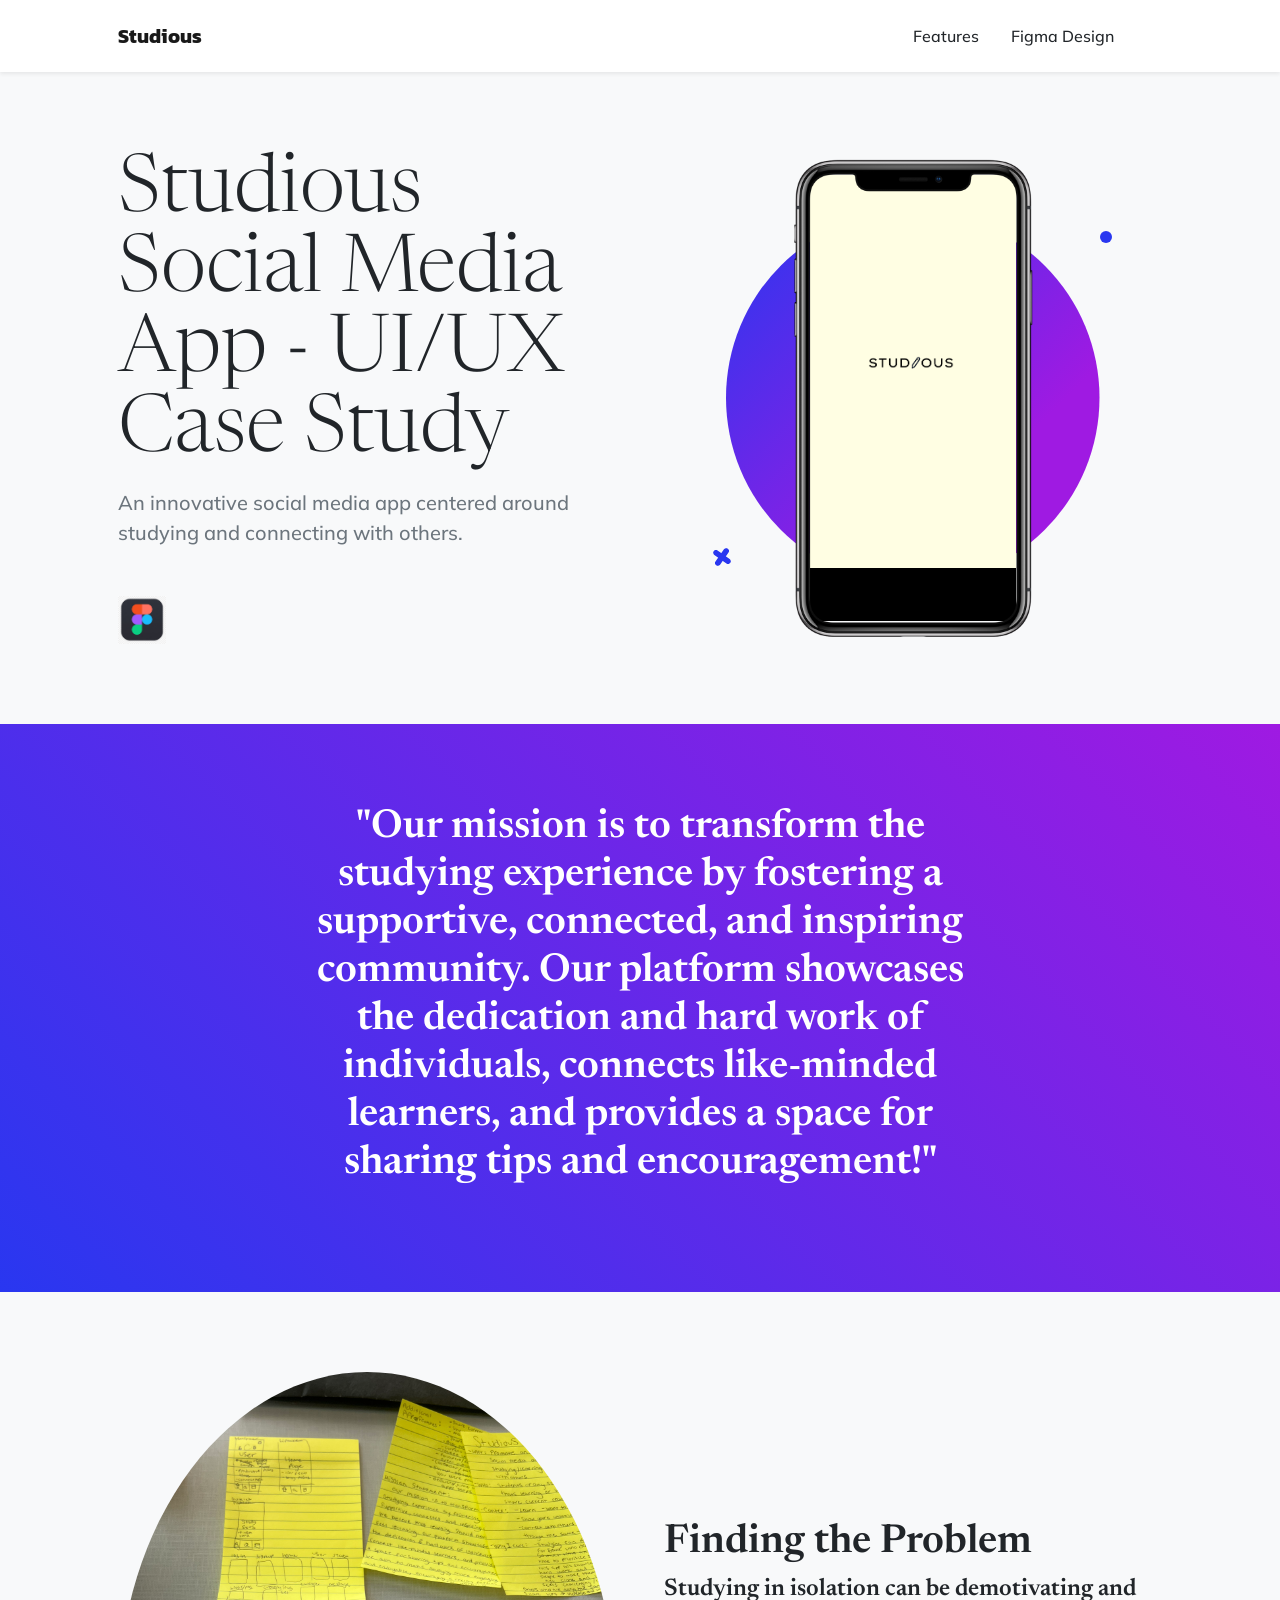
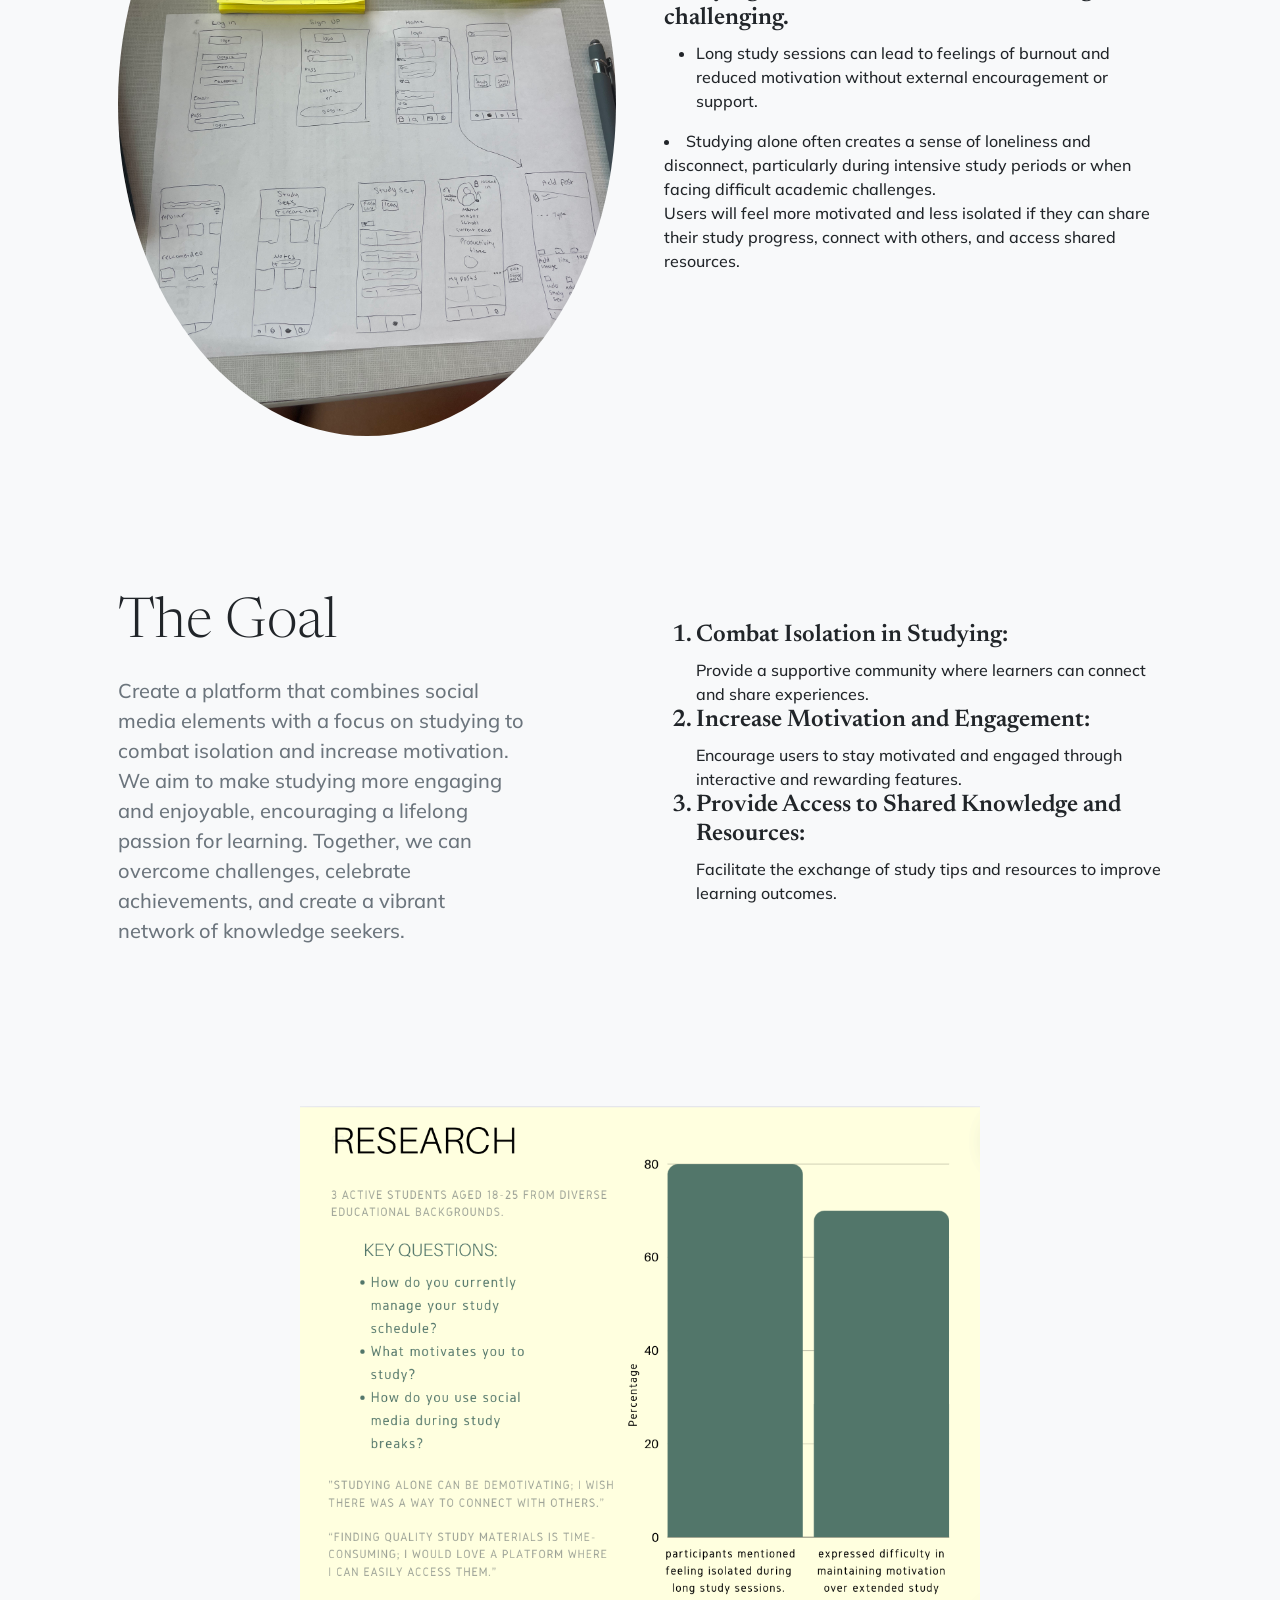
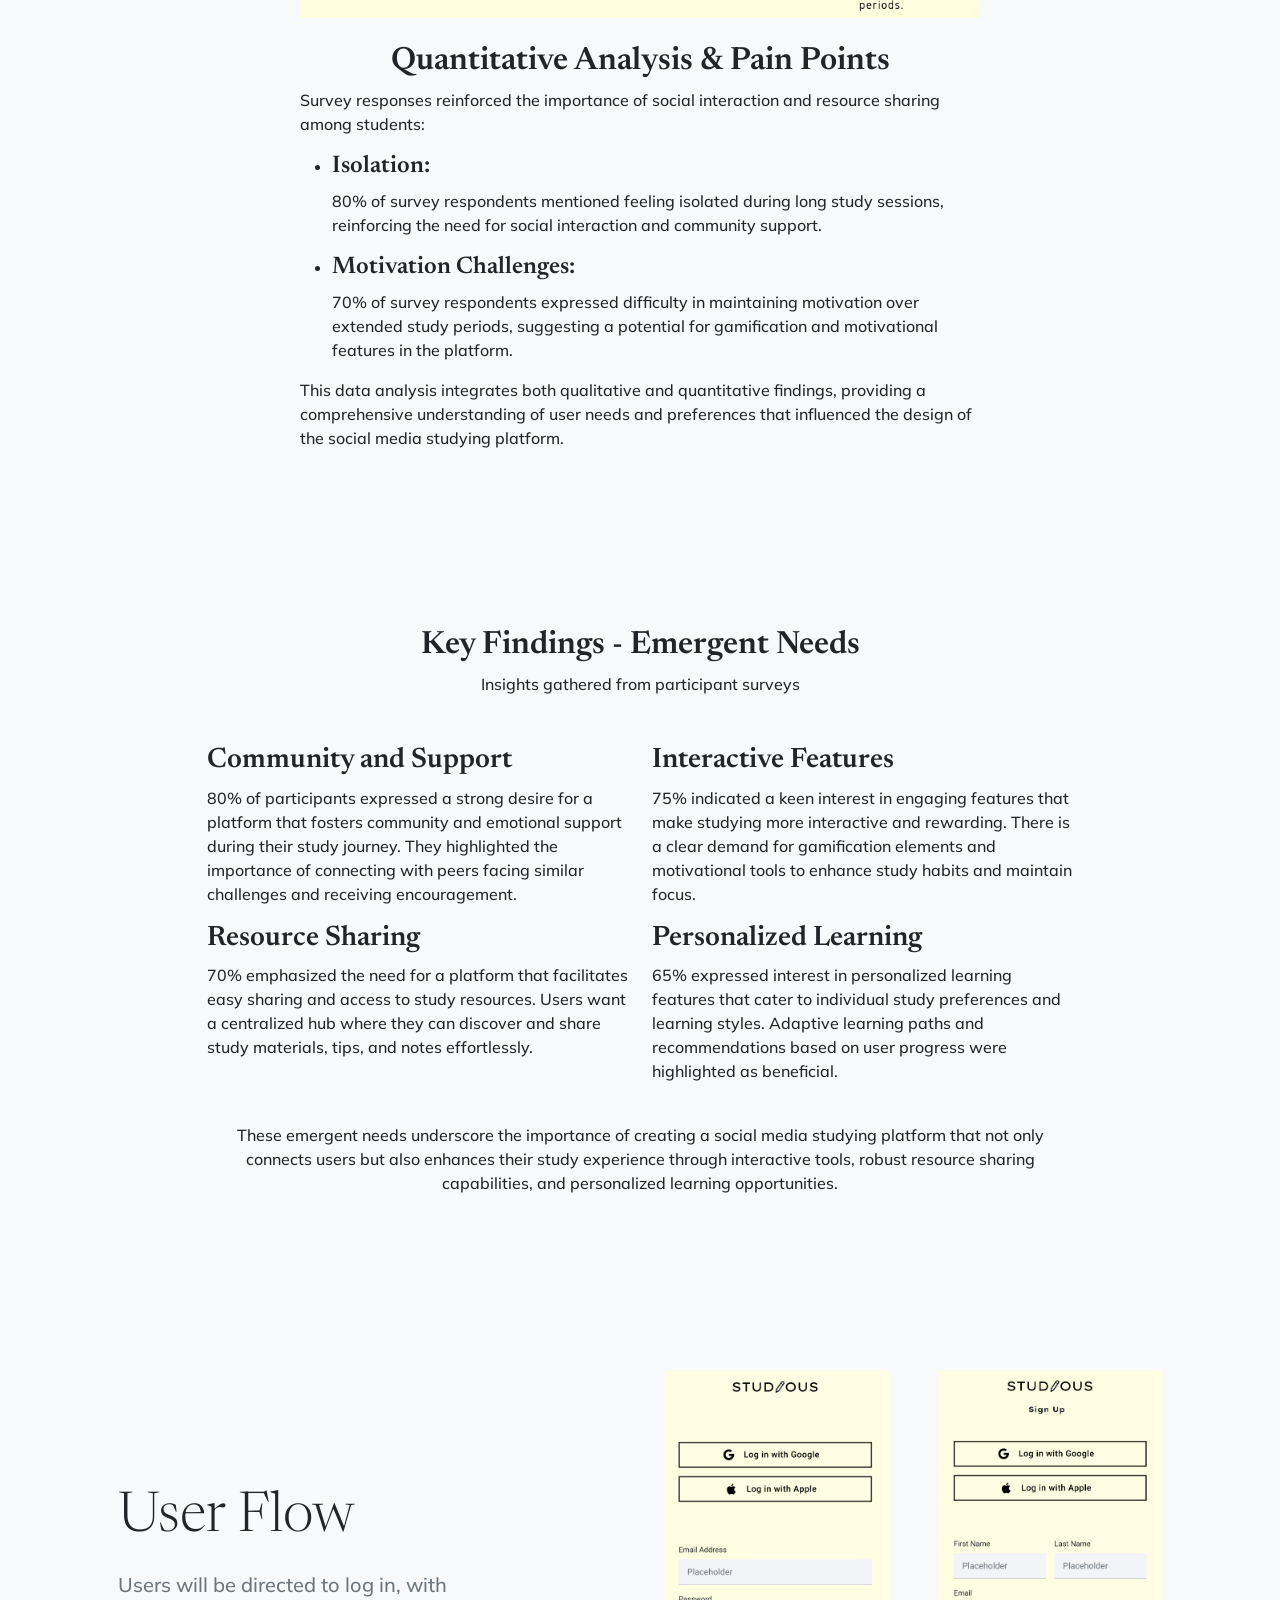
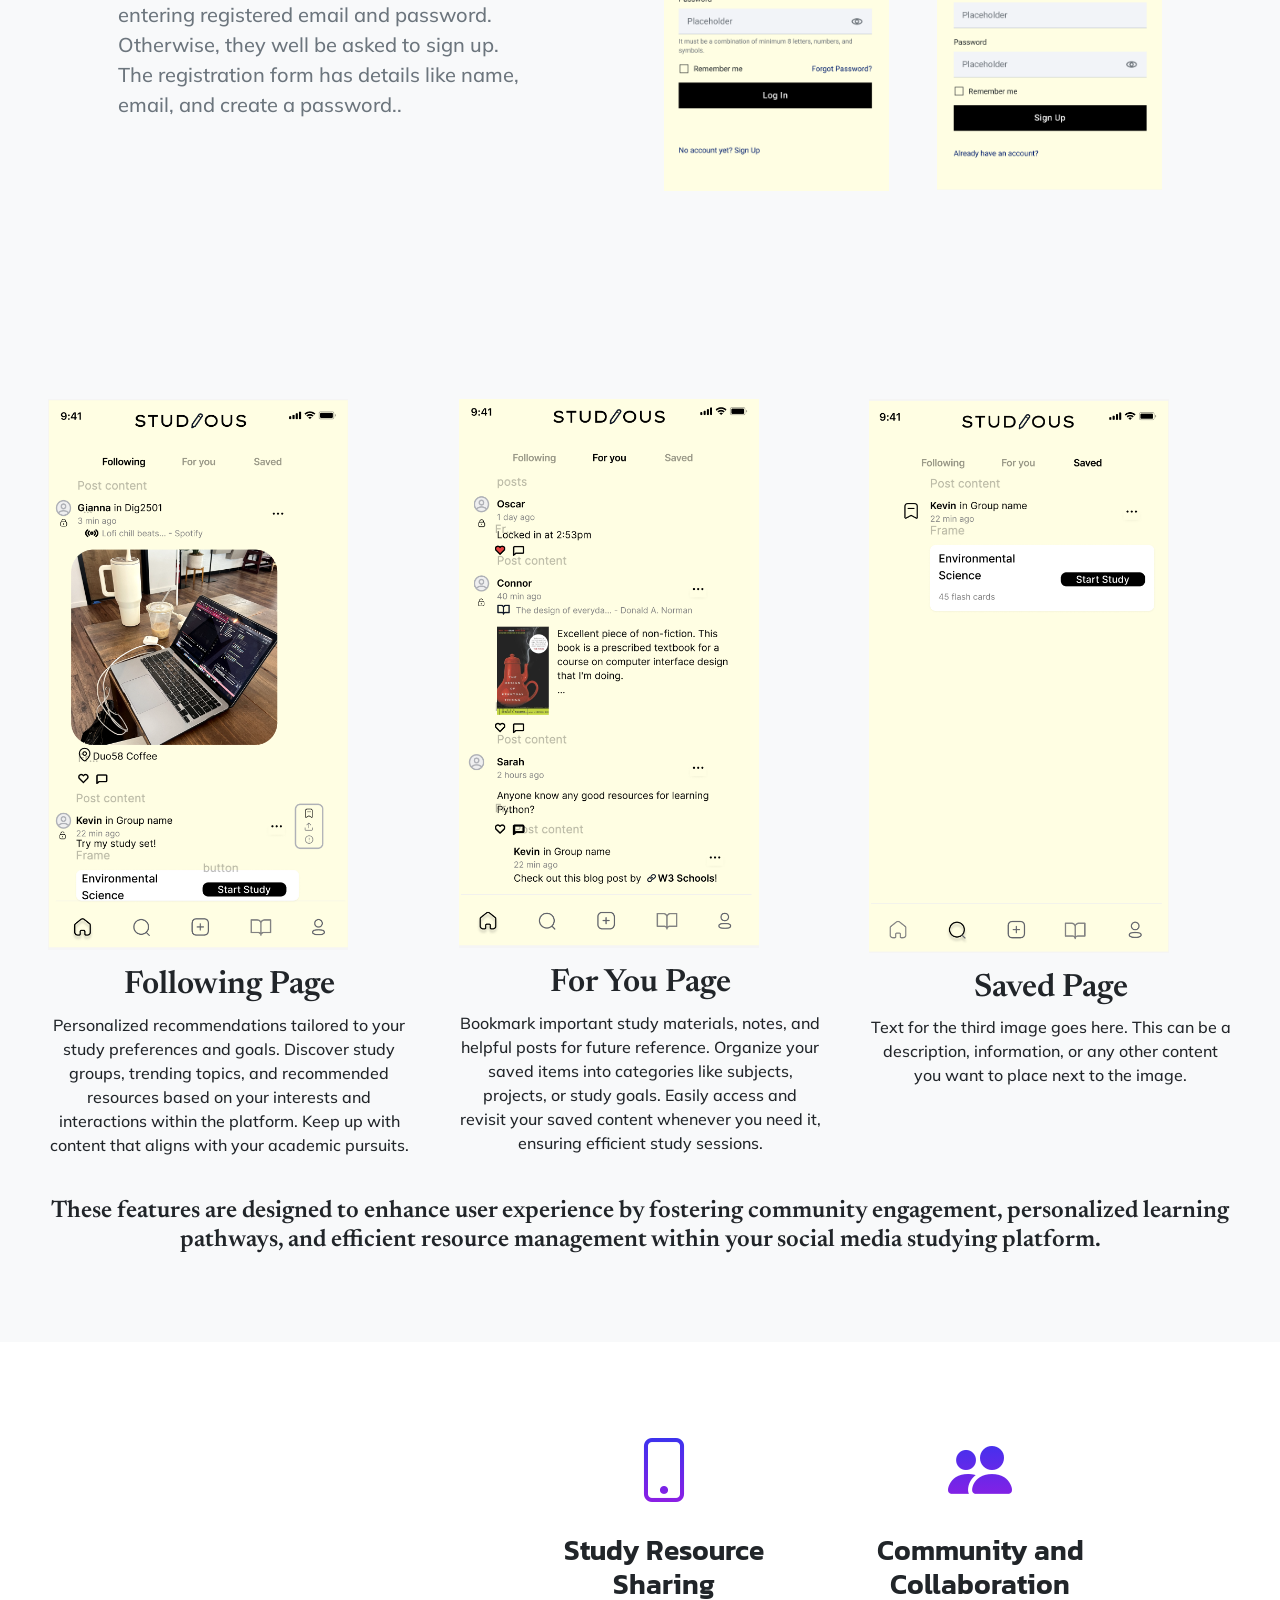
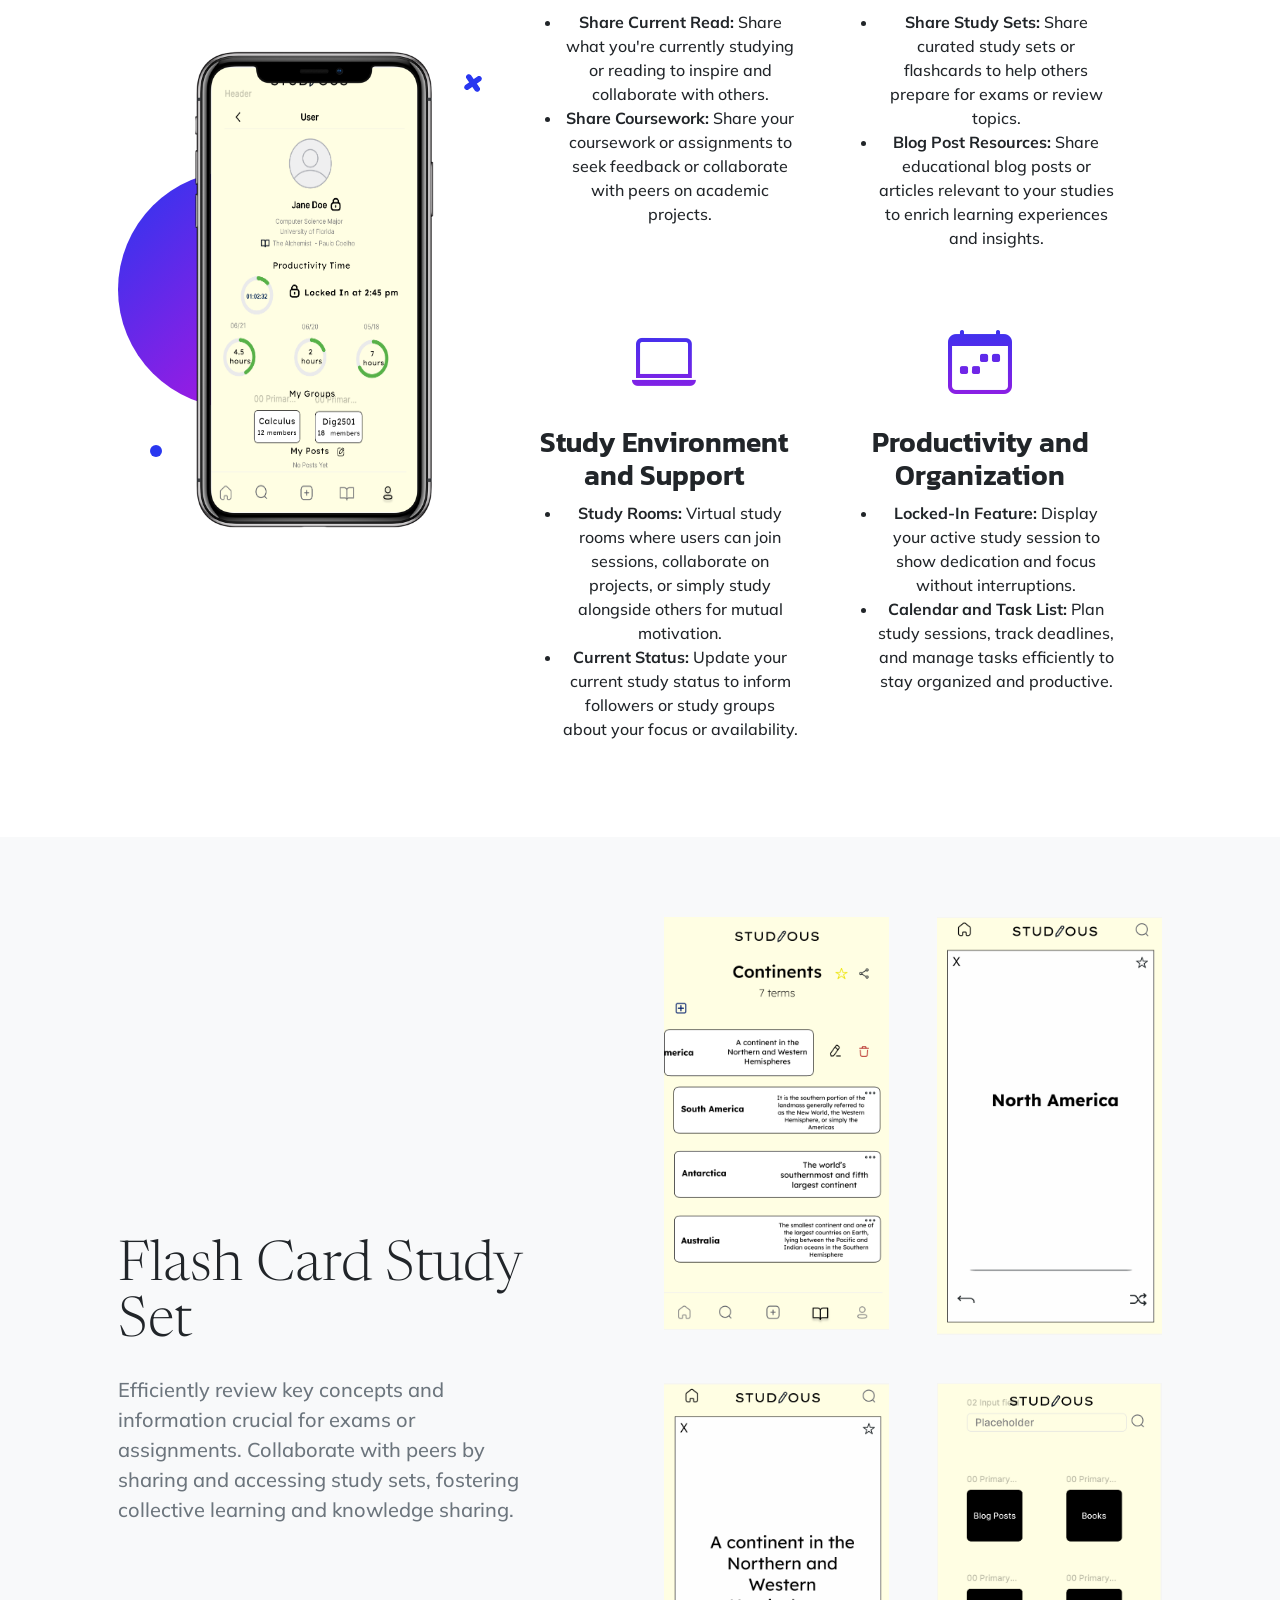
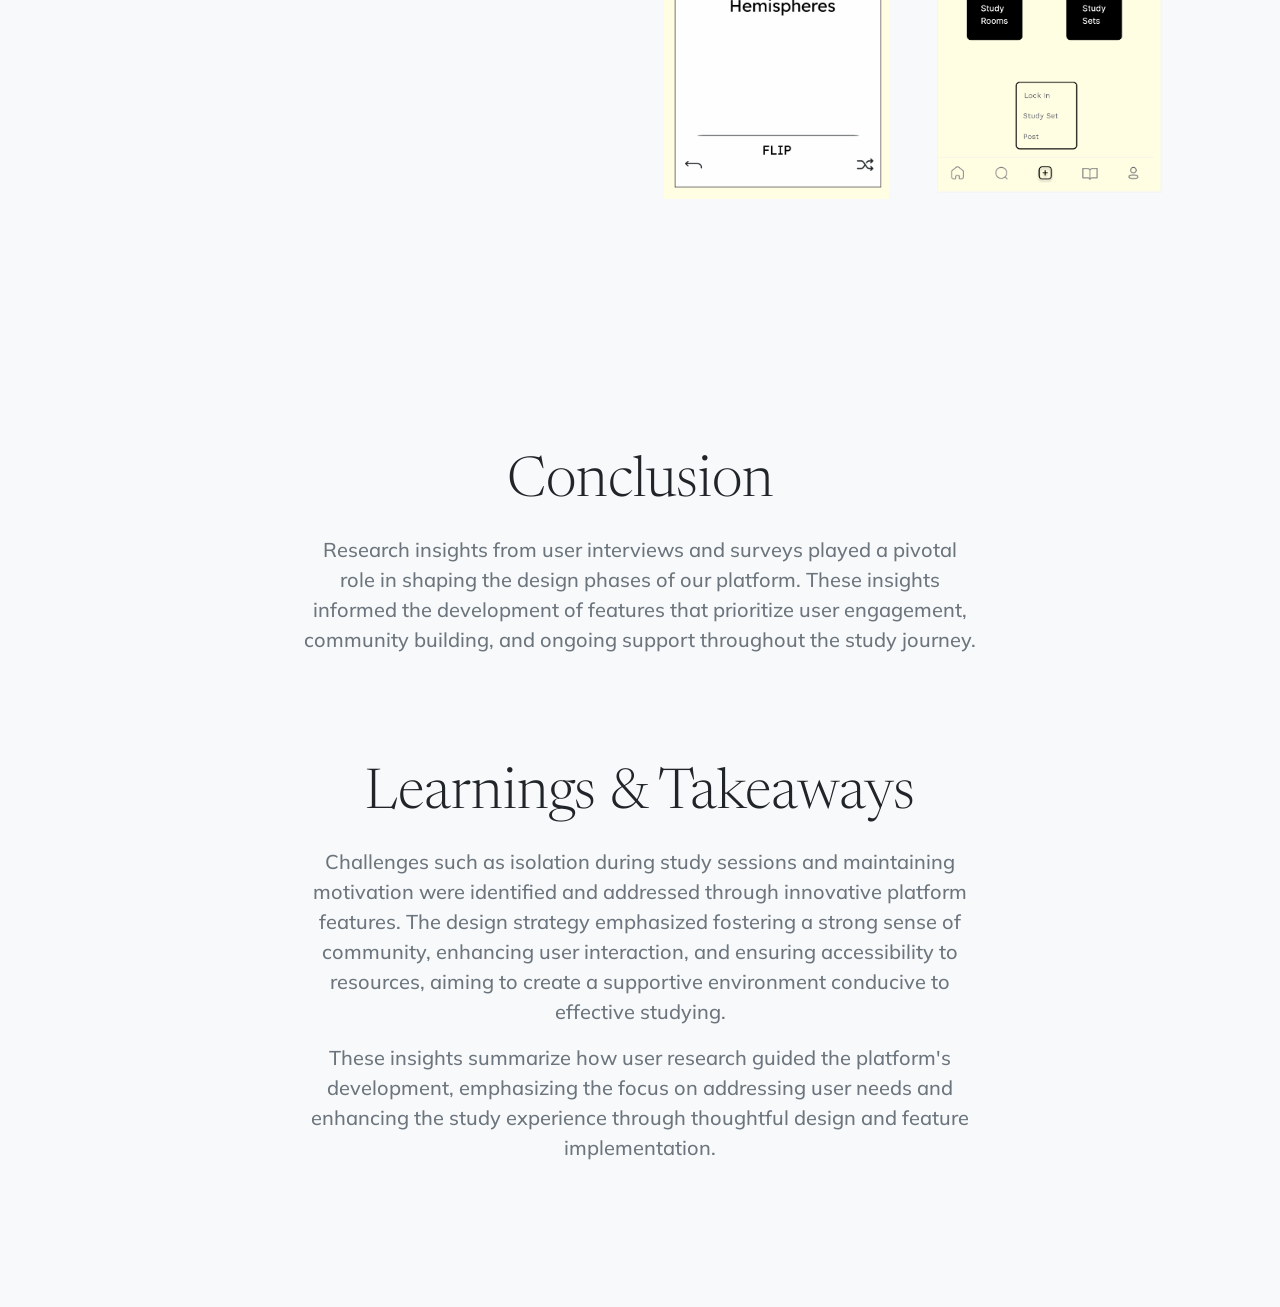
<file: startbootstrap-new-age-gh-pages/index.html>
<!DOCTYPE html>
<html lang="en">
    <head>
        <meta charset="utf-8" />
        <meta name="viewport" content="width=device-width, initial-scale=1, shrink-to-fit=no" />
        <meta name="description" content="" />
        <meta name="author" content="" />
        <title>Studious - Case Study</title>
        <link rel="icon" type="image/x-icon" href="assets/favicon.ico" />
        <!-- Bootstrap icons-->
        <link href="https://cdn.jsdelivr.net/npm/bootstrap-icons@1.5.0/font/bootstrap-icons.css" rel="stylesheet" />
        <!-- Google fonts-->
        <link rel="preconnect" href="https://fonts.gstatic.com" />
        <link href="https://fonts.googleapis.com/css2?family=Newsreader:ital,wght@0,600;1,600&amp;display=swap" rel="stylesheet" />
        <link href="https://fonts.googleapis.com/css2?family=Mulish:ital,wght@0,300;0,500;0,600;0,700;1,300;1,500;1,600;1,700&amp;display=swap" rel="stylesheet" />
        <link href="https://fonts.googleapis.com/css2?family=Kanit:ital,wght@0,400;1,400&amp;display=swap" rel="stylesheet" />
        <!-- Core theme CSS (includes Bootstrap)-->
        <link href="css/styles.css" rel="stylesheet" />
    </head>
    <body id="page-top">
        <!-- Navigation-->
        <nav class="navbar navbar-expand-lg navbar-light fixed-top shadow-sm" id="mainNav">
            <div class="container px-5">
                <a class="navbar-brand fw-bold" href="#page-top">Studious</a>
                <button class="navbar-toggler" type="button" data-bs-toggle="collapse" data-bs-target="#navbarResponsive" aria-controls="navbarResponsive" aria-expanded="false" aria-label="Toggle navigation">
                    Menu
                    <i class="bi-list"></i>
                </button>
                <div class="collapse navbar-collapse" id="navbarResponsive">
                    <ul class="navbar-nav ms-auto me-4 my-3 my-lg-0">
                        <li class="nav-item"><a class="nav-link me-lg-3" href="#features">Features</a></li>
                        <li class="nav-item"><a class="nav-link me-lg-3" href="https://www.figma.com/design/fLkzZYRfTTqUzy2c29EYcB/Studious-App?node-id=0-1&t=xOIjzAA5wL7OVlnd-1">Figma Design</a></li>
                    </ul>
                </div>
            </div>
        </nav>
        <!-- Mashead header-->
        <header class="masthead">
            <div class="container px-5">
                <div class="row gx-5 align-items-center">
                    <div class="col-lg-6">
                        <!-- Mashead text and app badges-->
                        <div class="mb-5 mb-lg-0 text-center text-lg-start">
                            <h1 class="display-1 lh-1 mb-3">Studious Social Media App - UI/UX Case Study</h1>
                            <p class="lead fw-normal text-muted mb-5">An innovative social media app centered around studying and connecting with others.</p>
                            <div class="d-flex flex-column flex-lg-row align-items-center">
                                <a class="me-lg-3 mb-4 mb-lg-0" href="https://www.figma.com/design/fLkzZYRfTTqUzy2c29EYcB/Studious-App?node-id=0-1&t=xOIjzAA5wL7OVlnd-1"><img class="app-badge" src="assets/img/Figmabutton.jpg" alt="..." /></a>
                            </div>
                        </div>
                    </div>
                    <div class="col-lg-6">
                        <!-- Masthead device mockup feature-->
                        <div class="masthead-device-mockup">
                            <svg class="circle" viewBox="0 0 100 100" xmlns="http://www.w3.org/2000/svg">
                                <defs>
                                    <linearGradient id="circleGradient" gradientTransform="rotate(45)">
                                        <stop class="gradient-start-color" offset="0%"></stop>
                                        <stop class="gradient-end-color" offset="100%"></stop>
                                    </linearGradient>
                                </defs>
                                <circle cx="50" cy="50" r="50"></circle></svg
                            ><svg class="shape-1 d-none d-sm-block" viewBox="0 0 240.83 240.83" xmlns="http://www.w3.org/2000/svg">
                                <rect x="-32.54" y="78.39" width="305.92" height="84.05" rx="42.03" transform="translate(120.42 -49.88) rotate(45)"></rect>
                                <rect x="-32.54" y="78.39" width="305.92" height="84.05" rx="42.03" transform="translate(-49.88 120.42) rotate(-45)"></rect></svg
                            ><svg class="shape-2 d-none d-sm-block" viewBox="0 0 100 100" xmlns="http://www.w3.org/2000/svg"><circle cx="50" cy="50" r="50"></circle></svg>
                            <div class="device-wrapper">
                                <div class="device" data-device="iPhoneX" data-orientation="portrait" data-color="black">
                                    <div class="screen bg-black">
                                        <img style="max-width: 100%; max-height: 100%;" srcset="/startbootstrap-new-age-gh-pages/assets/img/studious.png">
                                    </div>
                                </div>
                            </div>
                        </div>
                    </div>
                </div>
            </div>
        </header>
        <!-- Quote/testimonial aside-->
        <aside class="text-center bg-gradient-primary-to-secondary">
            <div class="container px-5">
                <div class="row gx-5 justify-content-center">
                    <div class="col-xl-8">
                        <div class="h2 fs-1 text-white mb-4">"Our mission is to transform the studying experience by fostering a supportive, connected, and inspiring community. Our platform showcases the dedication and hard work of individuals, connects like-minded learners, and provides a space for sharing tips and encouragement!"</div>
                    </div>
                </div>
            </div>
        </aside>


        <section class="bg-light">
            <div class="container px-5">
                <div class="row gx-5 align-items-center justify-content-center justify-content-lg-between">
                    <div class="col-sm-8 col-md-6">
                        <div class="px-5 px-sm-0">
                            <img class="img-fluid rounded-circle" src="assets/img/prototype.jpg" alt="..." />
                        </div>
                    </div>
                    <div class="col-sm-8 col-md-6">
                        <div class="text-content">
                            <h1>Finding the Problem</h1>
                            <h4>Studying in isolation can be demotivating and challenging.</h4>
                            <ul>
                                <li>Long study sessions can lead to feelings of burnout and reduced motivation without external encouragement or support.</ul>

                                <li> Studying alone often creates a sense of loneliness and disconnect, particularly during intensive study periods or when facing difficult academic challenges.</li>
                            </ul>
                            <p>Users will feel more motivated and less isolated if they can share their study progress, connect with others, and access shared resources.</p>
                        </div>
                    </div>
                </div>
            </div>
        </section>
        

        




        <!-- Basic features section-->
        <section class="bg-light">
            <div class="container px-5">
                <div class="row gx-5 align-items-center justify-content-center justify-content-lg-between">
                    <div class="col-12 col-lg-5">
                        <h2 class="display-4 lh-1 mb-4">The Goal</h2>
                        <p class="lead fw-normal text-muted mb-5 mb-lg-0">Create a platform that combines social media elements with a focus on studying to combat isolation and increase motivation. We aim to make studying more engaging and enjoyable, encouraging a lifelong passion for learning. Together, we can overcome challenges, celebrate achievements, and create a vibrant network of knowledge seekers.</p>
                    </div>
                    <div class="col-sm-8 col-md-6">
                        <div class="text-content">
                            <ol>
                                <h4><li>Combat Isolation in Studying:</h4> Provide a supportive community where learners can connect and share experiences.</li>
                            <h4><li>Increase Motivation and Engagement:</h4> Encourage users to stay motivated and engaged through interactive and rewarding features.</li>
                            <h4><li>Provide Access to Shared Knowledge and Resources:</h4> Facilitate the exchange of study tips and resources to improve learning outcomes.</li>
                            </ol>
                        </div>
                </div>
            </div>
        </section>



        <section class="bg-light">
            <div class="container px-5">
                <div class="row gx-5 justify-content-center">
                    <div class="col-xl-8 text-center">
                        <img style="max-width: 100%; max-height: 100%;" src="assets/img/research.png" alt="Image description">
                    </div>
                </div>
                <div class="row gx-5 justify-content-center">
                    <div class="col-xl-8">
                        <div class="text-content mt-4">
                            <h2 class="text-center">Quantitative Analysis & Pain Points</h2>
                            <p>Survey responses reinforced the importance of social interaction and resource sharing among students:</p>
                            <ul>
                                <li>
                                    <h4>Isolation:</h4>
                                    <p>80% of survey respondents mentioned feeling isolated during long study sessions, reinforcing the need for social interaction and community support.</p>
                                </li>
                                <li>
                                    <h4>Motivation Challenges:</h4>
                                    <p>70% of survey respondents expressed difficulty in maintaining motivation over extended study periods, suggesting a potential for gamification and motivational features in the platform.</p>
                                </li>
                            </ul>
                            <p>This data analysis integrates both qualitative and quantitative findings, providing a comprehensive understanding of user needs and preferences that influenced the design of the social media studying platform.</p>
                        </div>
                    </div>
                </div>
            </div>
        </section>
        





        
        <section class="bg-light">
            <div class="container px-5">
                <div class="row justify-content-center">
                    <div class="col-lg-10">
                        <div class="text-center mb-5">
                            <h2 class="section-heading">Key Findings - Emergent Needs</h2>
                            <p class="section-subheading">Insights gathered from participant surveys</p>
                        </div>
                        <div class="row">
                            <div class="col-md-6">
                                <div class="key-finding-item">
                                    <h3>Community and Support</h3>
                                    <p>80% of participants expressed a strong desire for a platform that fosters community and emotional support during their study journey. They highlighted the importance of connecting with peers facing similar challenges and receiving encouragement.</p>
                                </div>
                            </div>
                            <div class="col-md-6">
                                <div class="key-finding-item">
                                    <h3>Interactive Features</h3>
                                    <p>75% indicated a keen interest in engaging features that make studying more interactive and rewarding. There is a clear demand for gamification elements and motivational tools to enhance study habits and maintain focus.</p>
                                </div>
                            </div>
                            <div class="col-md-6">
                                <div class="key-finding-item">
                                    <h3>Resource Sharing</h3>
                                    <p>70% emphasized the need for a platform that facilitates easy sharing and access to study resources. Users want a centralized hub where they can discover and share study materials, tips, and notes effortlessly.</p>
                                </div>
                            </div>
                            <div class="col-md-6">
                                <div class="key-finding-item">
                                    <h3>Personalized Learning</h3>
                                    <p>65% expressed interest in personalized learning features that cater to individual study preferences and learning styles. Adaptive learning paths and recommendations based on user progress were highlighted as beneficial.</p>
                                </div>
                            </div>
                        </div>
                        <div class="text-center mt-4">
                            <p class="section-paragraph">These emergent needs underscore the importance of creating a social media studying platform that not only connects users but also enhances their study experience through interactive tools, robust resource sharing capabilities, and personalized learning opportunities.</p>
                        </div>
                    </div>
                </div>
            </div>
        </section>
                


        <section class="bg-light">
            <div class="container px-5">
                <div class="row gx-5 align-items-center justify-content-center justify-content-lg-between">
                    <!-- Text Content -->
                    <div class="col-12 col-lg-5">
                        <h2 class="display-4 lh-1 mb-4">User Flow</h2>
                        <p class="lead fw-normal text-muted mb-5 mb-lg-0">Users will be directed to log in, with entering registered email and password. Otherwise, they well be asked to sign up. The registration form has details like name, email, and create a password..</p>
                    </div>
        
                    <!-- Images Section -->
                    <div class="col-sm-8 col-md-6">
                        <div class="row gx-5">
                            <!-- First Image and Text -->
                            <div class="col-md-6 mb-5">
                                <div class="text-center">
                                    <img class="img-fluid" src="assets/img/Login.png" alt="Image 1">
                                </div>
                            </div>
        
                            <!-- Second Image and Text -->
                            <div class="col-md-6 mb-5">
                                <div class="text-center">
                                    <img class="img-fluid" src="assets/img/SignUp.png" alt="Image 2">
                                </div>
                            </div>
                        </div>
                    </div>
                </div>
            </div>
        </section>





        <section class="bg-light">
            <div class="container-fluid px-5">
                <div class="row gx-5 justify-content-center">
                    <!-- First Image and Text -->
                    <div class="col-lg-4 text-center">
                        <div class="device-wrapper mb-3">
                            <div class="screen bg-black d-flex justify-content-center align-items-center">
                                <img style="max-width: 100%; max-height: 100%;" src="assets/img/Following.png">
                            </div>
                        </div>
                        <div class="text-content">
                            <h2>Following Page</h2>
                            <p>Personalized recommendations tailored to your study preferences and goals. Discover study groups, trending topics, and recommended resources based on your interests and interactions within the platform. Keep up with content that aligns with your academic pursuits.</p>
                        </div>
                    </div>
        
                    <!-- Second Image and Text -->
                    <div class="col-lg-4 text-center">
                        <div class="device-wrapper mb-3">
                            <div class="screen bg-black d-flex justify-content-center align-items-center">
                                <img style="max-width: 100%; max-height: 100%;" src="assets/img/ForYou.png">
                            </div>
                        </div>
                        <div class="text-content">
                            <h2>For You Page</h2>
                            <p>Bookmark important study materials, notes, and helpful posts for future reference. Organize your saved items into categories like subjects, projects, or study goals. Easily access and revisit your saved content whenever you need it, ensuring efficient study sessions.</p>
                        </div>
                    </div>
        
                    <!-- Third Image and Text -->
                    <div class="col-lg-4 text-center">
                        <div class="device-wrapper mb-3">
                            <div class="screen bg-black d-flex justify-content-center align-items-center">
                                <img style="max-width: 100%; max-height: 100%;" src="assets/img/Saved.png">
                            </div>
                        </div>
                        <div class="text-content">
                            <h2>Saved Page</h2>
                            <p>Text for the third image goes here. This can be a description, information, or any other content you want to place next to the image.</p>
                        </div>
                    </div>
                    <div class="text-center mt-4">
                        <h4>These features are designed to enhance user experience by fostering community engagement, personalized learning pathways, and efficient resource management within your social media studying platform.</h4>
                    </div>
                </div>
            </div>
        </section>
        

        



        <!-- App features section-->
        <section id="features">
            <div class="container px-5">
                <div class="row gx-5 align-items-center">
                    <div class="col-lg-8 order-lg-1 mb-5 mb-lg-0">
                        <div class="container-fluid px-5">
                            <div class="row gx-5">
                                <div class="col-md-6 mb-5">
                                    <!-- Feature item-->
                                    <div class="text-center">
                                        <i class="bi bi-phone icon-feature text-gradient d-block mb-3"></i>
                                        <h3 class="font-alt">Study Resource Sharing</h3>
                                        <p class="text-muted mb-0">
                                            <ul>
                                                <li><strong>Share Current Read:</strong> Share what you're currently studying or reading to inspire and collaborate with others.</li>
                                                <li><strong>Share Coursework:</strong> Share your coursework or assignments to seek feedback or collaborate with peers on academic projects.</li>
                                            </ul>
                                        </p>
                                    </div>
                                </div>
                                <div class="col-md-6 mb-5">
                                    <!-- Feature item-->
                                    <div class="text-center">
                                        <i class="bi bi-people-fill icon-feature text-gradient d-block mb-3"></i>
                                        <h3 class="font-alt">Community and Collaboration</h3>
                                        <p class="text-muted mb-0">
                                            <ul>
                                                <li><strong>Share Study Sets:</strong> Share curated study sets or flashcards to help others prepare for exams or review topics.</li>
                                                <li><strong>Blog Post Resources:</strong> Share educational blog posts or articles relevant to your studies to enrich learning experiences and insights.</li>
                                            </ul>
                                        </p>
                                    </div>
                                </div>
                                <div class="col-md-6 mb-5 mb-md-0">
                                    <!-- Feature item-->
                                    <div class="text-center">
                                        <i class="bi bi-laptop icon-feature text-gradient d-block mb-3"></i>
                                        <h3 class="font-alt">Study Environment and Support</h3>
                                        <p class="text-muted mb-0">
                                            <ul>
                                                <li><strong>Study Rooms:</strong> Virtual study rooms where users can join sessions, collaborate on projects, or simply study alongside others for mutual motivation.</li>
                                                <li><strong>Current Status:</strong> Update your current study status to inform followers or study groups about your focus or availability.</li>
                                            </ul>
                                        </p>
                                    </div>
                                </div>
                                <div class="col-md-6">
                                    <!-- Feature item-->
                                    <div class="text-center">
                                        <i class="bi bi-calendar-week icon-feature text-gradient d-block mb-3"></i>
                                        <h3 class="font-alt">Productivity and Organization</h3>
                                        <p class="text-muted mb-0">
                                            <ul>
                                                <li><strong>Locked-In Feature:</strong> Display your active study session to show dedication and focus without interruptions.</li>
                                                <li><strong>Calendar and Task List:</strong> Plan study sessions, track deadlines, and manage tasks efficiently to stay organized and productive.</li>
                                            </ul>
                                        </p>
                                    </div>
                                </div>
                            </div>
                        </div>
                    </div>
        
                    <!-- Features section device mockup -->
                    <div class="col-lg-4 order-lg-0">
                        <div class="features-device-mockup">
                            <svg class="circle" viewBox="0 0 100 100" xmlns="http://www.w3.org/2000/svg">
                                <defs>
                                    <linearGradient id="circleGradient" gradientTransform="rotate(45)">
                                        <stop class="gradient-start-color" offset="0%"></stop>
                                        <stop class="gradient-end-color" offset="100%"></stop>
                                    </linearGradient>
                                </defs>
                                <circle cx="50" cy="50" r="50"></circle>
                            </svg>
                            <svg class="shape-1 d-none d-sm-block" viewBox="0 0 240.83 240.83" xmlns="http://www.w3.org/2000/svg">
                                <rect x="-32.54" y="78.39" width="305.92" height="84.05" rx="42.03" transform="translate(120.42 -49.88) rotate(45)"></rect>
                                <rect x="-32.54" y="78.39" width="305.92" height="84.05" rx="42.03" transform="translate(-49.88 120.42) rotate(-45)"></rect>
                            </svg>
                            <svg class="shape-2 d-none d-sm-block" viewBox="0 0 100 100" xmlns="http://www.w3.org/2000/svg">
                                <circle cx="50" cy="50" r="50"></circle>
                            </svg>
                            <div class="device-wrapper">
                                <div class="device" data-device="iPhoneX" data-orientation="portrait" data-color="black">
                                    <div class="screen bg-black">
                                        <img style="max-width: 100%; height: 100%;" src="assets/img/Profile.png" />
                                    </div>
                                </div>
                            </div>
                        </div>
                    </div>
                </div>
            </div>
        </section>
        





        <!-- Basic features section-->
        <section class="bg-light">
            <div class="container px-5">
                <div class="row gx-5 align-items-center justify-content-center justify-content-lg-between">
                    <!-- Text Content -->
                    <div class="col-12 col-lg-5">
                        <h2 class="display-4 lh-1 mb-4">Flash Card Study Set</h2>
                        <p class="lead fw-normal text-muted mb-5 mb-lg-0">Efficiently review key concepts and information crucial for exams or assignments. Collaborate with peers by sharing and accessing study sets, fostering collective learning and knowledge sharing.</p>
                    </div>
        
                    <!-- Images Section -->
                    <div class="col-sm-8 col-md-6">
                        <div class="row gx-5">
                            <!-- First Image and Text -->
                            <div class="col-md-6 mb-5">
                                <div class="text-center">
                                    <img class="img-fluid" src="assets/img/StudySet.png" alt="Image 1">
                                </div>
                            </div>
        
                            <!-- Second Image and Text -->
                            <div class="col-md-6 mb-5">
                                <div class="text-center">
                                    <img class="img-fluid" src="assets/img/Flashcard.png" alt="Image 2">
                                </div>
                            </div>
        
                            <!-- Third Image and Text -->
                            <div class="col-md-6 mb-5">
                                <div class="text-center">
                                    <img class="img-fluid" src="assets/img/FlashcardFlip.png" alt="Image 3">
                                </div>
                            </div>
                            <div class="col-md-6 mb-5">
                                <div class="text-center">
                                    <img class="img-fluid" src="assets/img/AddPost.png" alt="Image 3">
                                </div>
                            </div>
                        </div>
                    </div>
                </div>
            </div>
        </section>
        
        <!-- Conclusion section-->
        <section id="conclusion" class="bg-light">
            <div class="container px-5">
                <div class="row gx-5 align-items-center justify-content-center justify-content-lg-between">
                    <!-- Conclusion Content -->
        <section id="conclusion" class="bg-light py-5">
            <div class="container">
                <div class="row justify-content-center">
                    <div class="col-lg-8 text-center">
                        <h2 class="display-4 lh-1 mb-4">Conclusion</h2>
                        <p class="lead fw-normal text-muted">
                            Research insights from user interviews and surveys played a pivotal role in shaping the design phases of our platform. These insights informed the development of features that prioritize user engagement, community building, and ongoing support throughout the study journey.
                        </p>
                    </div>
                </div>
            </div>
        </section>
        
        <section id="learnings" class="bg-light py-5">
            <div class="container">
                <div class="row justify-content-center">
                    <div class="col-lg-8 text-center">
                        <h2 class="display-4 lh-1 mb-4">Learnings & Takeaways</h2>
                        <p class="lead fw-normal text-muted">
                            Challenges such as isolation during study sessions and maintaining motivation were identified and addressed through innovative platform features. The design strategy emphasized fostering a strong sense of community, enhancing user interaction, and ensuring accessibility to resources, aiming to create a supportive environment conducive to effective studying.
                        </p>
                        <p class="lead fw-normal text-muted">
                            These insights summarize how user research guided the platform's development, emphasizing the focus on addressing user needs and enhancing the study experience through thoughtful design and feature implementation.
                        </p>
                    </div>
                </div>
            </div>
        </section>
        
       
        <!-- Bootstrap core JS-->
        <script src="https://cdn.jsdelivr.net/npm/bootstrap@5.2.3/dist/js/bootstrap.bundle.min.js"></script>
        <!-- Core theme JS-->
        <script src="js/scripts.js"></script>
        <!-- * * * * * * * * * * * * * * * * * * * * * * * * * * * * * * * * * * * * * * * *-->
        <!-- * *                               SB Forms JS                               * *-->
        <!-- * * Activate your form at https://startbootstrap.com/solution/contact-forms * *-->
        <!-- * * * * * * * * * * * * * * * * * * * * * * * * * * * * * * * * * * * * * * * *-->
        <script src="https://cdn.startbootstrap.com/sb-forms-latest.js"></script>
    </body>
</html>
</file>
